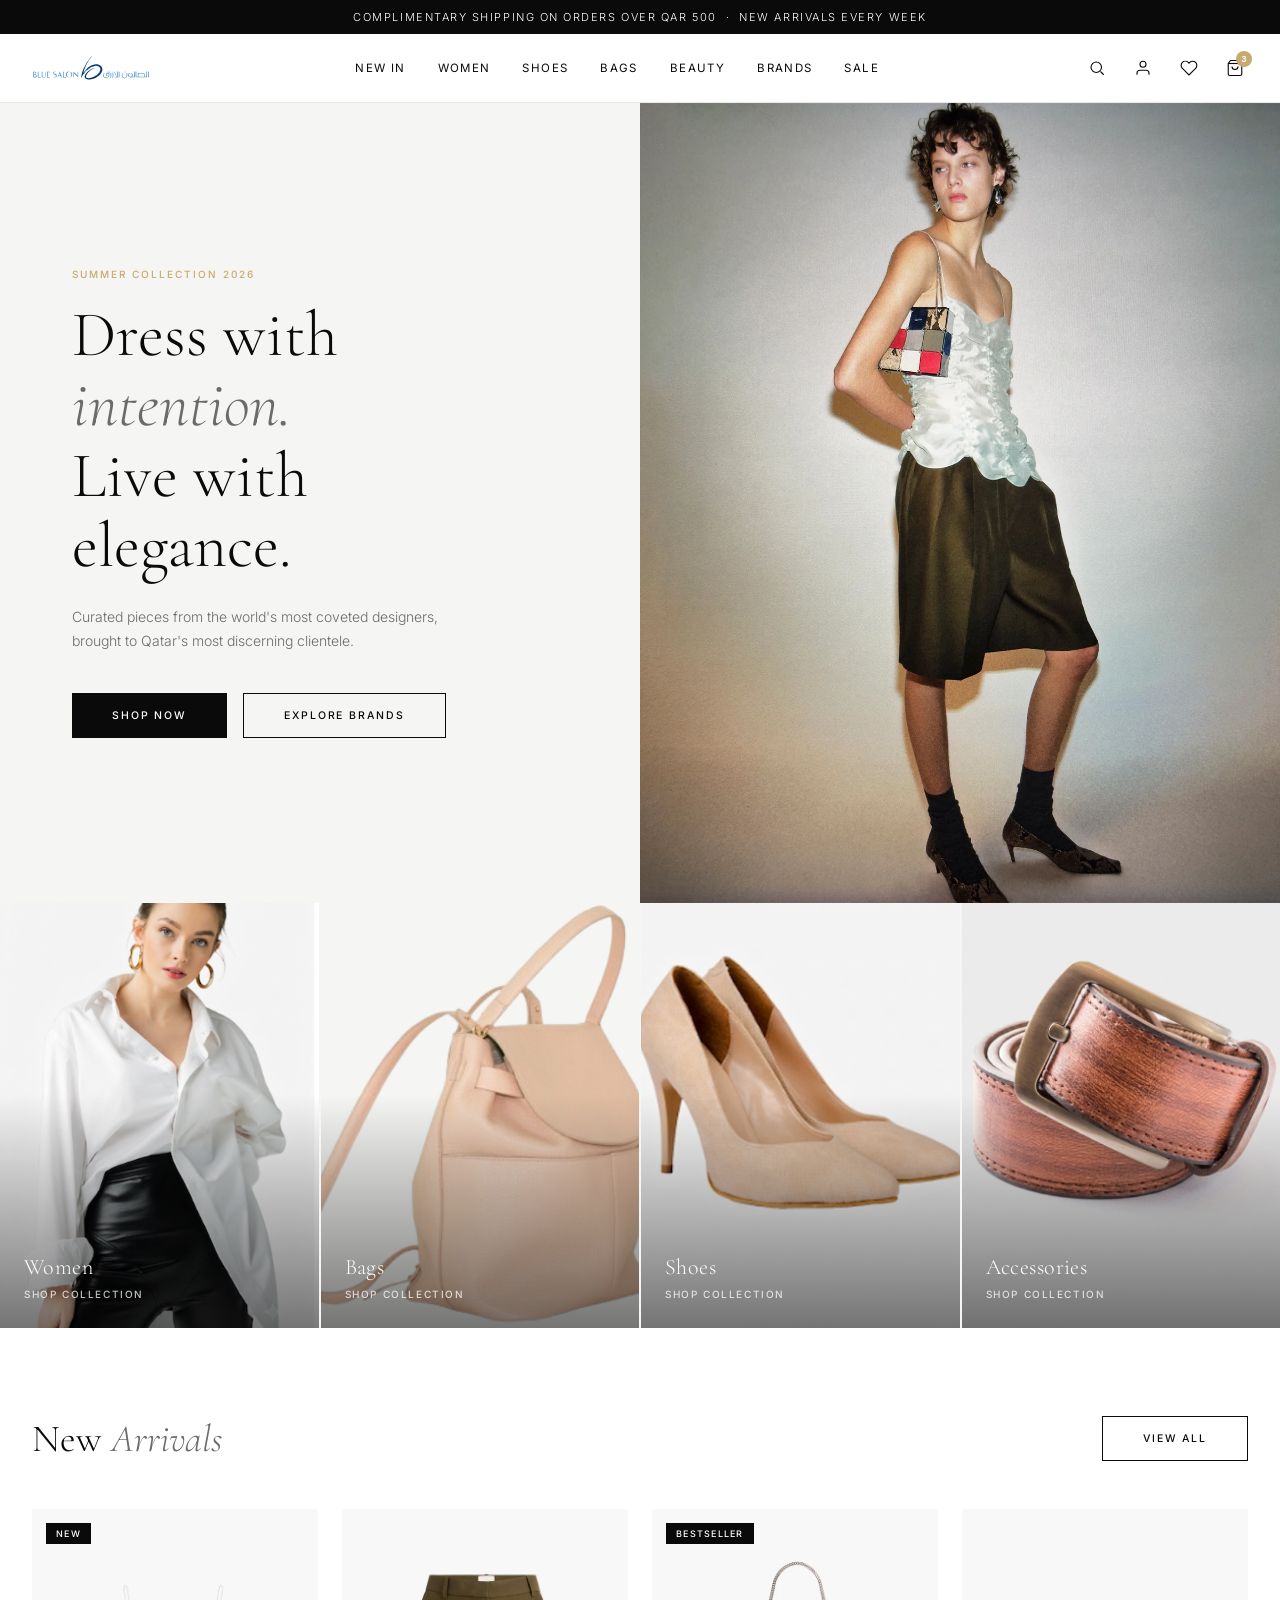
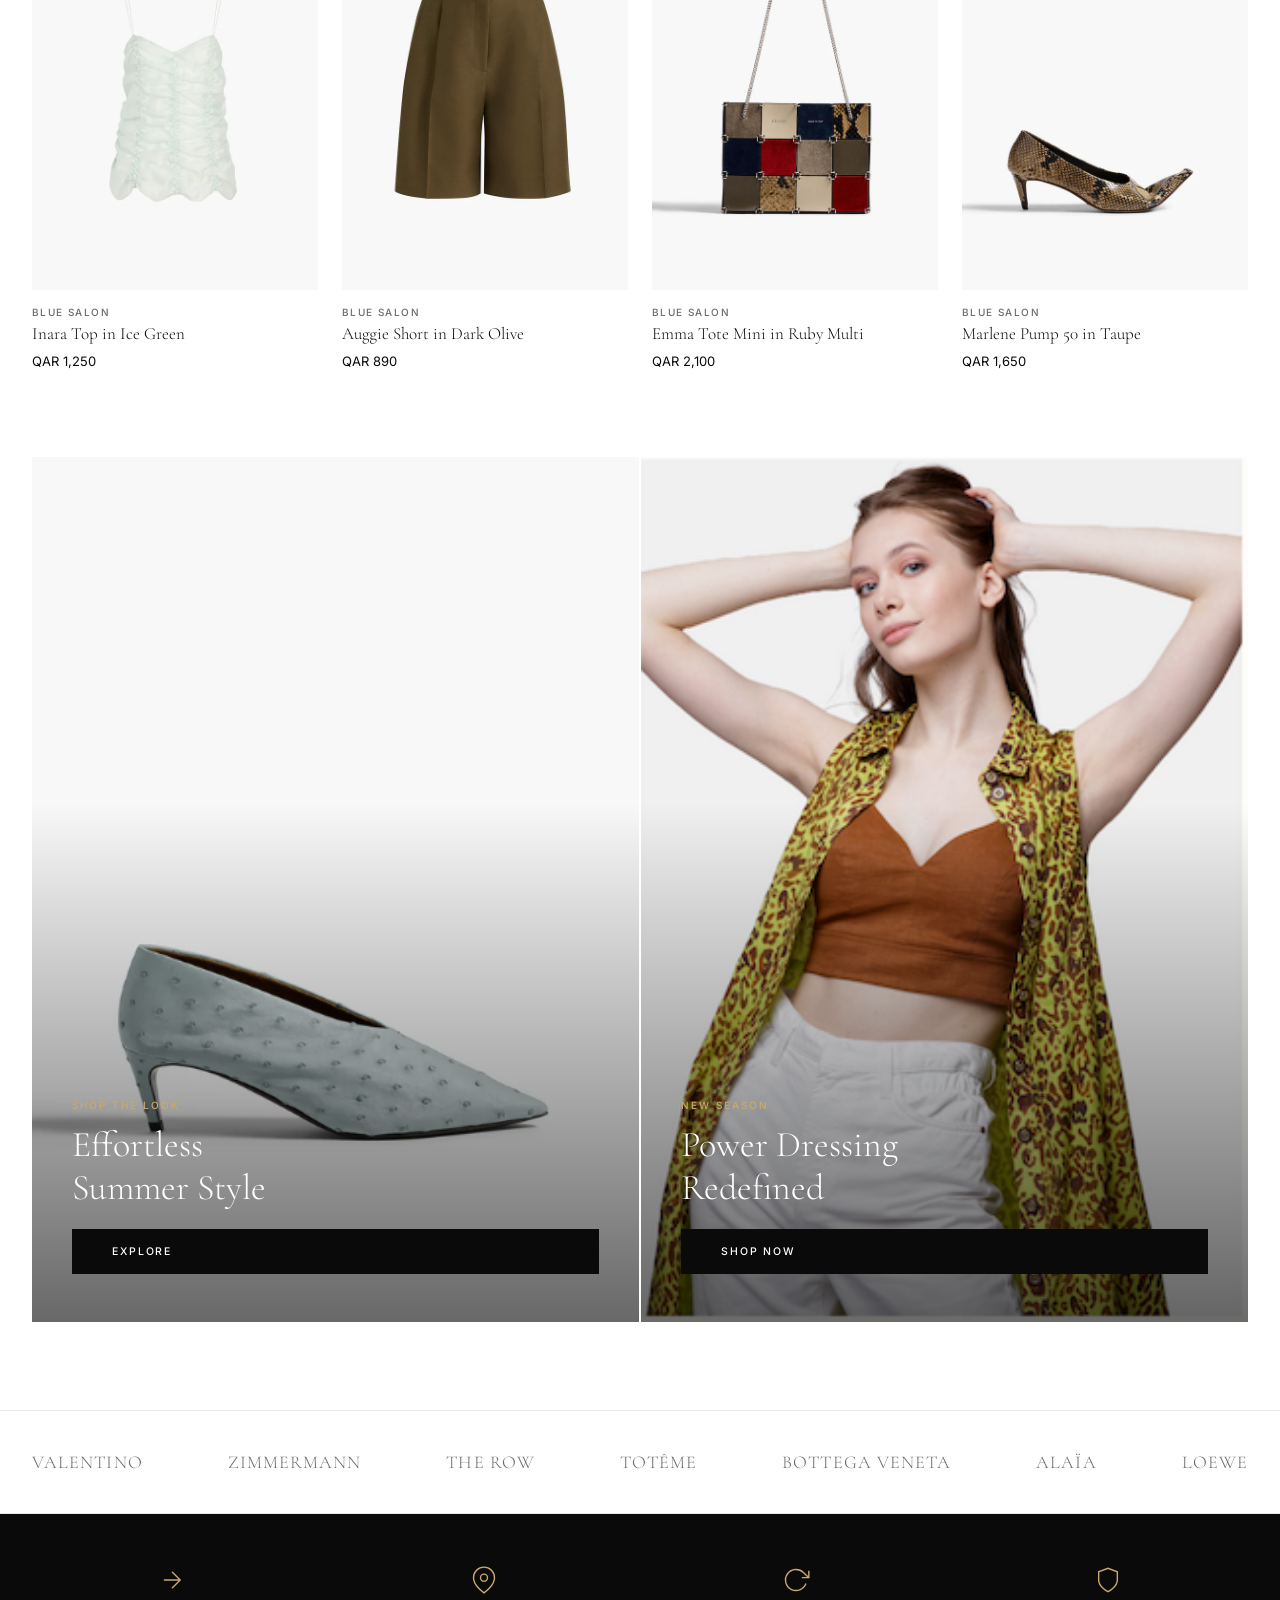
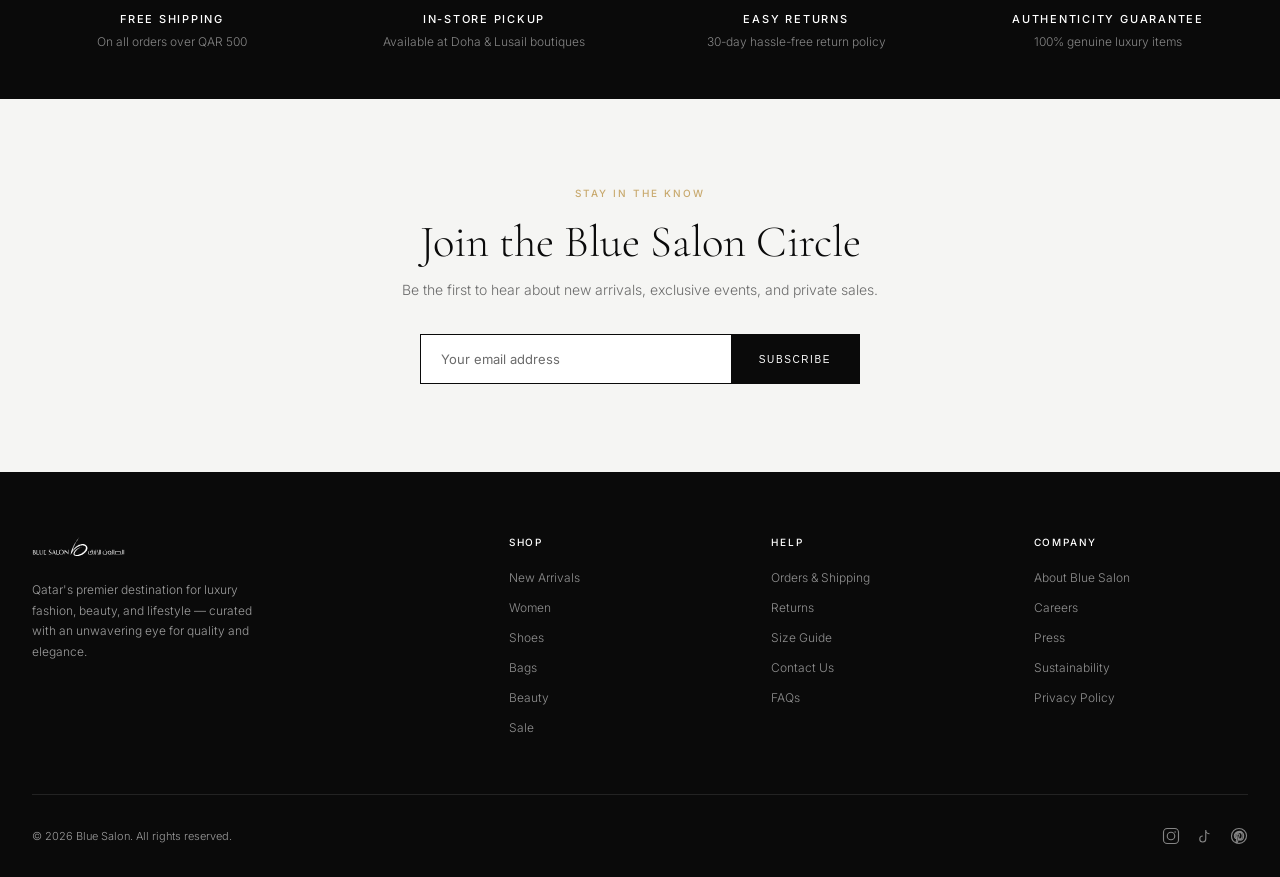
<file: index4.html>
<!DOCTYPE html>
<html lang="en">
<head>
  <meta charset="UTF-8" />
  <meta name="viewport" content="width=device-width, initial-scale=1.0" />
  <title>Blue Salon — Luxury Fashion & Beauty</title>
  <link rel="preconnect" href="https://fonts.googleapis.com" />
  <link rel="preconnect" href="https://fonts.gstatic.com" crossorigin />
  <link href="https://fonts.googleapis.com/css2?family=Cormorant+Garamond:ital,wght@0,300;0,400;0,600;1,300;1,400&family=Inter:wght@300;400;500&display=swap" rel="stylesheet" />
  <style>
    *, *::before, *::after { box-sizing: border-box; margin: 0; padding: 0; }

    :root {
      --black: #0a0a0a;
      --white: #ffffff;
      --grey-light: #f5f5f3;
      --grey-mid: #e8e8e5;
      --grey-dark: #6b6b6b;
      --gold: #c8a96e;
      --font-serif: 'Cormorant Garamond', Georgia, serif;
      --font-sans: 'Inter', system-ui, sans-serif;
    }

    html { scroll-behavior: smooth; }

    body {
      font-family: var(--font-sans);
      color: var(--black);
      background: var(--white);
      -webkit-font-smoothing: antialiased;
    }

    /* ── Announcement Bar ── */
    .announcement {
      background: var(--black);
      color: var(--white);
      text-align: center;
      font-size: 11px;
      font-weight: 300;
      letter-spacing: 0.14em;
      text-transform: uppercase;
      padding: 10px 16px;
    }

    /* ── Header ── */
    header {
      position: sticky;
      top: 0;
      z-index: 100;
      background: var(--white);
      border-bottom: 1px solid var(--grey-mid);
    }

    .header-inner {
      max-width: 1320px;
      margin: 0 auto;
      padding: 0 32px;
      height: 68px;
      display: flex;
      align-items: center;
      justify-content: space-between;
      gap: 24px;
    }

    .logo img {
      height: 28px;
      display: block;
    }

    nav {
      display: flex;
      gap: 32px;
    }

    nav a {
      font-size: 11.5px;
      font-weight: 400;
      letter-spacing: 0.12em;
      text-transform: uppercase;
      color: var(--black);
      text-decoration: none;
      transition: color 0.2s;
    }

    nav a:hover { color: var(--gold); }

    .header-actions {
      display: flex;
      align-items: center;
      gap: 20px;
    }

    .header-actions button {
      background: none;
      border: none;
      cursor: pointer;
      color: var(--black);
      padding: 4px;
      display: flex;
      align-items: center;
      transition: color 0.2s;
    }

    .header-actions button:hover { color: var(--gold); }

    /* ── Hero ── */
    .hero {
      display: grid;
      grid-template-columns: 1fr 1fr;
      min-height: 88vh;
    }

    .hero-content {
      background: var(--grey-light);
      display: flex;
      flex-direction: column;
      justify-content: center;
      padding: 80px 72px;
    }

    .hero-eyebrow {
      font-size: 10px;
      font-weight: 500;
      letter-spacing: 0.2em;
      text-transform: uppercase;
      color: var(--gold);
      margin-bottom: 20px;
    }

    .hero-title {
      font-family: var(--font-serif);
      font-size: clamp(44px, 5vw, 72px);
      font-weight: 300;
      line-height: 1.1;
      color: var(--black);
      margin-bottom: 24px;
    }

    .hero-title em {
      font-style: italic;
      color: var(--grey-dark);
    }

    .hero-desc {
      font-size: 14px;
      font-weight: 300;
      line-height: 1.7;
      color: var(--grey-dark);
      max-width: 380px;
      margin-bottom: 40px;
    }

    .btn-primary {
      display: inline-block;
      background: var(--black);
      color: var(--white);
      font-size: 10.5px;
      font-weight: 500;
      letter-spacing: 0.18em;
      text-transform: uppercase;
      text-decoration: none;
      padding: 16px 40px;
      transition: background 0.25s, color 0.25s;
    }

    .btn-primary:hover {
      background: var(--gold);
    }

    .btn-outline {
      display: inline-block;
      border: 1px solid var(--black);
      color: var(--black);
      font-size: 10.5px;
      font-weight: 500;
      letter-spacing: 0.18em;
      text-transform: uppercase;
      text-decoration: none;
      padding: 15px 40px;
      transition: background 0.25s, color 0.25s;
    }

    .btn-outline:hover {
      background: var(--black);
      color: var(--white);
    }

    .hero-image {
      overflow: hidden;
    }

    .hero-image img {
      width: 100%;
      height: 100%;
      object-fit: cover;
      display: block;
    }

    /* ── Section Wrapper ── */
    .section {
      max-width: 1320px;
      margin: 0 auto;
      padding: 88px 32px;
    }

    .section-header {
      display: flex;
      align-items: flex-end;
      justify-content: space-between;
      margin-bottom: 48px;
    }

    .section-title {
      font-family: var(--font-serif);
      font-size: clamp(28px, 3vw, 42px);
      font-weight: 300;
      line-height: 1.15;
    }

    .section-title em {
      font-style: italic;
      color: var(--grey-dark);
    }

    /* ── Category Strip ── */
    .categories {
      background: var(--grey-light);
    }

    .cat-grid {
      display: grid;
      grid-template-columns: repeat(4, 1fr);
      gap: 2px;
    }

    .cat-card {
      position: relative;
      overflow: hidden;
      aspect-ratio: 3/4;
      cursor: pointer;
    }

    .cat-card img {
      width: 100%;
      height: 100%;
      object-fit: cover;
      display: block;
      transition: transform 0.6s ease;
    }

    .cat-card:hover img { transform: scale(1.04); }

    .cat-overlay {
      position: absolute;
      inset: 0;
      background: linear-gradient(to top, rgba(0,0,0,0.52) 0%, transparent 55%);
      display: flex;
      flex-direction: column;
      justify-content: flex-end;
      padding: 28px 24px;
    }

    .cat-label {
      font-family: var(--font-serif);
      font-size: 22px;
      font-weight: 300;
      color: var(--white);
      letter-spacing: 0.02em;
      margin-bottom: 8px;
    }

    .cat-link {
      font-size: 10px;
      font-weight: 500;
      letter-spacing: 0.16em;
      text-transform: uppercase;
      color: rgba(255,255,255,0.75);
      text-decoration: none;
      transition: color 0.2s;
    }

    .cat-link:hover { color: var(--gold); }

    /* ── Products Grid ── */
    .products-grid {
      display: grid;
      grid-template-columns: repeat(4, 1fr);
      gap: 24px;
    }

    .product-card {
      cursor: pointer;
    }

    .product-img-wrap {
      position: relative;
      overflow: hidden;
      background: var(--grey-light);
      aspect-ratio: 3/4;
      margin-bottom: 16px;
    }

    .product-img-wrap img {
      width: 100%;
      height: 100%;
      object-fit: cover;
      display: block;
      transition: transform 0.55s ease;
    }

    .product-card:hover .product-img-wrap img { transform: scale(1.05); }

    .product-badge {
      position: absolute;
      top: 14px;
      left: 14px;
      background: var(--black);
      color: var(--white);
      font-size: 9px;
      font-weight: 500;
      letter-spacing: 0.14em;
      text-transform: uppercase;
      padding: 5px 10px;
    }

    .product-wishlist {
      position: absolute;
      top: 12px;
      right: 12px;
      background: var(--white);
      border: none;
      width: 34px;
      height: 34px;
      display: flex;
      align-items: center;
      justify-content: center;
      cursor: pointer;
      opacity: 0;
      transition: opacity 0.25s;
    }

    .product-card:hover .product-wishlist { opacity: 1; }

    .product-add {
      position: absolute;
      bottom: 0;
      left: 0;
      right: 0;
      background: rgba(10,10,10,0.88);
      color: var(--white);
      border: none;
      font-size: 10px;
      font-weight: 500;
      letter-spacing: 0.16em;
      text-transform: uppercase;
      padding: 14px;
      cursor: pointer;
      transform: translateY(100%);
      transition: transform 0.3s ease, background 0.2s;
      width: 100%;
    }

    .product-add:hover { background: var(--gold); }
    .product-card:hover .product-add { transform: translateY(0); }

    .product-brand {
      font-size: 10px;
      font-weight: 500;
      letter-spacing: 0.14em;
      text-transform: uppercase;
      color: var(--grey-dark);
      margin-bottom: 5px;
    }

    .product-name {
      font-family: var(--font-serif);
      font-size: 17px;
      font-weight: 300;
      line-height: 1.3;
      margin-bottom: 8px;
    }

    .product-price {
      font-size: 13px;
      font-weight: 400;
      color: var(--black);
    }

    /* ── Editorial Banner ── */
    .editorial {
      display: grid;
      grid-template-columns: 1fr 1fr;
      gap: 2px;
    }

    .editorial-panel {
      position: relative;
      overflow: hidden;
      min-height: 560px;
    }

    .editorial-panel img {
      width: 100%;
      height: 100%;
      object-fit: cover;
      display: block;
      transition: transform 0.7s ease;
    }

    .editorial-panel:hover img { transform: scale(1.03); }

    .editorial-text {
      position: absolute;
      inset: 0;
      display: flex;
      flex-direction: column;
      justify-content: flex-end;
      padding: 48px 40px;
      background: linear-gradient(to top, rgba(0,0,0,0.58) 0%, transparent 60%);
    }

    .editorial-eyebrow {
      font-size: 10px;
      font-weight: 500;
      letter-spacing: 0.2em;
      text-transform: uppercase;
      color: var(--gold);
      margin-bottom: 12px;
    }

    .editorial-title {
      font-family: var(--font-serif);
      font-size: 36px;
      font-weight: 300;
      color: var(--white);
      line-height: 1.2;
      margin-bottom: 20px;
    }

    /* ── Brands ── */
    .brands-bar {
      border-top: 1px solid var(--grey-mid);
      border-bottom: 1px solid var(--grey-mid);
      padding: 40px 32px;
    }

    .brands-inner {
      max-width: 1320px;
      margin: 0 auto;
      display: flex;
      align-items: center;
      justify-content: space-between;
      gap: 24px;
    }

    .brand-item {
      font-family: var(--font-serif);
      font-size: 18px;
      font-weight: 300;
      letter-spacing: 0.06em;
      color: var(--grey-dark);
      text-transform: uppercase;
      cursor: pointer;
      transition: color 0.2s;
    }

    .brand-item:hover { color: var(--black); }

    /* ── Features Strip ── */
    .features {
      background: var(--black);
      padding: 48px 32px;
    }

    .features-inner {
      max-width: 1320px;
      margin: 0 auto;
      display: grid;
      grid-template-columns: repeat(4, 1fr);
      gap: 32px;
      text-align: center;
    }

    .feature-icon {
      margin: 0 auto 14px;
      width: 36px;
      height: 36px;
      display: flex;
      align-items: center;
      justify-content: center;
      color: var(--gold);
    }

    .feature-title {
      font-size: 11px;
      font-weight: 500;
      letter-spacing: 0.16em;
      text-transform: uppercase;
      color: var(--white);
      margin-bottom: 6px;
    }

    .feature-desc {
      font-size: 12px;
      font-weight: 300;
      color: rgba(255,255,255,0.5);
      line-height: 1.6;
    }

    /* ── Newsletter ── */
    .newsletter {
      background: var(--grey-light);
      text-align: center;
      padding: 88px 32px;
    }

    .newsletter-eyebrow {
      font-size: 10px;
      font-weight: 500;
      letter-spacing: 0.2em;
      text-transform: uppercase;
      color: var(--gold);
      margin-bottom: 16px;
    }

    .newsletter-title {
      font-family: var(--font-serif);
      font-size: clamp(28px, 3.5vw, 48px);
      font-weight: 300;
      margin-bottom: 12px;
    }

    .newsletter-sub {
      font-size: 14px;
      font-weight: 300;
      color: var(--grey-dark);
      margin-bottom: 36px;
    }

    .newsletter-form {
      display: flex;
      max-width: 440px;
      margin: 0 auto;
      border: 1px solid var(--black);
    }

    .newsletter-form input {
      flex: 1;
      border: none;
      background: var(--white);
      padding: 16px 20px;
      font-size: 13px;
      font-family: var(--font-sans);
      outline: none;
      color: var(--black);
    }

    .newsletter-form input::placeholder { color: var(--grey-dark); }

    .newsletter-form button {
      background: var(--black);
      color: var(--white);
      border: none;
      padding: 16px 28px;
      font-size: 10px;
      font-weight: 500;
      letter-spacing: 0.16em;
      text-transform: uppercase;
      cursor: pointer;
      transition: background 0.2s;
      white-space: nowrap;
    }

    .newsletter-form button:hover { background: var(--gold); }

    /* ── Footer ── */
    footer {
      background: var(--black);
      color: rgba(255,255,255,0.6);
      padding: 64px 32px 32px;
    }

    .footer-inner {
      max-width: 1320px;
      margin: 0 auto;
    }

    .footer-top {
      display: grid;
      grid-template-columns: 2fr 1fr 1fr 1fr;
      gap: 48px;
      padding-bottom: 48px;
      border-bottom: 1px solid rgba(255,255,255,0.1);
      margin-bottom: 32px;
    }

    .footer-logo img { height: 22px; filter: brightness(0) invert(1); margin-bottom: 18px; }

    .footer-about {
      font-size: 12px;
      font-weight: 300;
      line-height: 1.7;
      max-width: 240px;
    }

    .footer-col-title {
      font-size: 10px;
      font-weight: 500;
      letter-spacing: 0.18em;
      text-transform: uppercase;
      color: var(--white);
      margin-bottom: 18px;
    }

    .footer-col ul { list-style: none; }

    .footer-col ul li { margin-bottom: 10px; }

    .footer-col ul li a {
      font-size: 12px;
      font-weight: 300;
      color: rgba(255,255,255,0.55);
      text-decoration: none;
      transition: color 0.2s;
    }

    .footer-col ul li a:hover { color: var(--gold); }

    .footer-bottom {
      display: flex;
      align-items: center;
      justify-content: space-between;
    }

    .footer-copy {
      font-size: 11px;
      font-weight: 300;
    }

    .footer-socials {
      display: flex;
      gap: 16px;
    }

    .footer-socials a {
      color: rgba(255,255,255,0.5);
      transition: color 0.2s;
      display: flex;
    }

    .footer-socials a:hover { color: var(--gold); }

    /* ── Responsive ── */
    @media (max-width: 1024px) {
      .hero { grid-template-columns: 1fr; min-height: auto; }
      .hero-image { min-height: 480px; }
      .hero-content { padding: 60px 40px; }
      .cat-grid { grid-template-columns: repeat(2, 1fr); }
      .products-grid { grid-template-columns: repeat(2, 1fr); }
      .features-inner { grid-template-columns: repeat(2, 1fr); }
      .footer-top { grid-template-columns: 1fr 1fr; }
    }

    @media (max-width: 640px) {
      nav { display: none; }
      .hero-content { padding: 48px 24px; }
      .editorial { grid-template-columns: 1fr; }
      .brands-inner { flex-wrap: wrap; justify-content: center; gap: 20px; }
      .footer-bottom { flex-direction: column; gap: 16px; text-align: center; }
    }
  </style>
</head>
<body>

<!-- Announcement -->
<div class="announcement">Complimentary shipping on orders over QAR 500 &nbsp;·&nbsp; New Arrivals Every Week</div>

<!-- Header -->
<header>
  <div class="header-inner">
    <a href="#" class="logo">
      <img src="assets/blue-salon-logo-horizontal-01.svg" alt="Blue Salon" />
    </a>

    <nav>
      <a href="#">New In</a>
      <a href="#">Women</a>
      <a href="#">Shoes</a>
      <a href="#">Bags</a>
      <a href="#">Beauty</a>
      <a href="#">Brands</a>
      <a href="#">Sale</a>
    </nav>

    <div class="header-actions">
      <!-- Search -->
      <button aria-label="Search">
        <svg width="18" height="18" viewBox="0 0 24 24" fill="none" stroke="currentColor" stroke-width="1.5">
          <circle cx="11" cy="11" r="7"/><path d="M21 21l-4.35-4.35"/>
        </svg>
      </button>
      <!-- Account -->
      <button aria-label="Account">
        <svg width="18" height="18" viewBox="0 0 24 24" fill="none" stroke="currentColor" stroke-width="1.5">
          <path d="M20 21v-2a4 4 0 0 0-4-4H8a4 4 0 0 0-4 4v2"/><circle cx="12" cy="7" r="4"/>
        </svg>
      </button>
      <!-- Wishlist -->
      <button aria-label="Wishlist">
        <svg width="18" height="18" viewBox="0 0 24 24" fill="none" stroke="currentColor" stroke-width="1.5">
          <path d="M20.84 4.61a5.5 5.5 0 0 0-7.78 0L12 5.67l-1.06-1.06a5.5 5.5 0 0 0-7.78 7.78l1.06 1.06L12 21.23l7.78-7.78 1.06-1.06a5.5 5.5 0 0 0 0-7.78z"/>
        </svg>
      </button>
      <!-- Bag -->
      <button aria-label="Shopping bag" style="position:relative;">
        <svg width="18" height="18" viewBox="0 0 24 24" fill="none" stroke="currentColor" stroke-width="1.5">
          <path d="M6 2 3 6v14a2 2 0 0 0 2 2h14a2 2 0 0 0 2-2V6l-3-4z"/><line x1="3" y1="6" x2="21" y2="6"/><path d="M16 10a4 4 0 0 1-8 0"/>
        </svg>
        <span style="position:absolute;top:-4px;right:-4px;width:16px;height:16px;background:#c8a96e;border-radius:50%;font-size:9px;font-weight:600;color:#fff;display:flex;align-items:center;justify-content:center;">3</span>
      </button>
    </div>
  </div>
</header>

<!-- Hero -->
<section class="hero">
  <div class="hero-content">
    <p class="hero-eyebrow">Summer Collection 2026</p>
    <h1 class="hero-title">Dress with<br><em>intention.</em><br>Live with<br>elegance.</h1>
    <p class="hero-desc">Curated pieces from the world's most coveted designers, brought to Qatar's most discerning clientele.</p>
    <div style="display:flex;gap:16px;flex-wrap:wrap;">
      <a href="#" class="btn-primary">Shop Now</a>
      <a href="#" class="btn-outline">Explore Brands</a>
    </div>
  </div>
  <div class="hero-image">
    <img src="assets/Artboard3-1_P26_R2_ShopTheLook_Desktop_6.9.26.webp" alt="Summer Collection" />
  </div>
</section>

<!-- Categories -->
<div class="categories">
  <div class="cat-grid">
    <div class="cat-card">
      <img src="assets/women.png" alt="Women" />
      <div class="cat-overlay">
        <span class="cat-label">Women</span>
        <a href="#" class="cat-link">Shop Collection</a>
      </div>
    </div>
    <div class="cat-card">
      <img src="assets/bags.png" alt="Bags" />
      <div class="cat-overlay">
        <span class="cat-label">Bags</span>
        <a href="#" class="cat-link">Shop Collection</a>
      </div>
    </div>
    <div class="cat-card">
      <img src="assets/shoe.png" alt="Shoes" />
      <div class="cat-overlay">
        <span class="cat-label">Shoes</span>
        <a href="#" class="cat-link">Shop Collection</a>
      </div>
    </div>
    <div class="cat-card">
      <img src="assets/belts.png" alt="Accessories" />
      <div class="cat-overlay">
        <span class="cat-label">Accessories</span>
        <a href="#" class="cat-link">Shop Collection</a>
      </div>
    </div>
  </div>
</div>

<!-- New Arrivals -->
<div class="section">
  <div class="section-header">
    <h2 class="section-title">New <em>Arrivals</em></h2>
    <a href="#" class="btn-outline">View All</a>
  </div>
  <div class="products-grid">

    <div class="product-card">
      <div class="product-img-wrap">
        <img src="assets/INARA-TOP_ICE-GREEN_24814232-499_GHOST.webp" alt="Inara Top" />
        <span class="product-badge">New</span>
        <button class="product-wishlist" aria-label="Wishlist">
          <svg width="16" height="16" viewBox="0 0 24 24" fill="none" stroke="currentColor" stroke-width="1.5"><path d="M20.84 4.61a5.5 5.5 0 0 0-7.78 0L12 5.67l-1.06-1.06a5.5 5.5 0 0 0-7.78 7.78l1.06 1.06L12 21.23l7.78-7.78 1.06-1.06a5.5 5.5 0 0 0 0-7.78z"/></svg>
        </button>
        <button class="product-add">Add to Bag</button>
      </div>
      <p class="product-brand">Blue Salon</p>
      <p class="product-name">Inara Top in Ice Green</p>
      <p class="product-price">QAR 1,250</p>
    </div>

    <div class="product-card">
      <div class="product-img-wrap">
        <img src="assets/AUGGIE-SHORT_DARK-OLIVE_3205582-429_GHOST_dd4bd26c-edae-43f5-932d-4e9e8f907fc1.webp" alt="Auggie Short" />
        <button class="product-wishlist" aria-label="Wishlist">
          <svg width="16" height="16" viewBox="0 0 24 24" fill="none" stroke="currentColor" stroke-width="1.5"><path d="M20.84 4.61a5.5 5.5 0 0 0-7.78 0L12 5.67l-1.06-1.06a5.5 5.5 0 0 0-7.78 7.78l1.06 1.06L12 21.23l7.78-7.78 1.06-1.06a5.5 5.5 0 0 0 0-7.78z"/></svg>
        </button>
        <button class="product-add">Add to Bag</button>
      </div>
      <p class="product-brand">Blue Salon</p>
      <p class="product-name">Auggie Short in Dark Olive</p>
      <p class="product-price">QAR 890</p>
    </div>

    <div class="product-card">
      <div class="product-img-wrap">
        <img src="assets/EMMA-TOTE-MINI_RUBY-MULTI_H1041-878-695_A.webp" alt="Emma Tote Mini" />
        <span class="product-badge">Bestseller</span>
        <button class="product-wishlist" aria-label="Wishlist">
          <svg width="16" height="16" viewBox="0 0 24 24" fill="none" stroke="currentColor" stroke-width="1.5"><path d="M20.84 4.61a5.5 5.5 0 0 0-7.78 0L12 5.67l-1.06-1.06a5.5 5.5 0 0 0-7.78 7.78l1.06 1.06L12 21.23l7.78-7.78 1.06-1.06a5.5 5.5 0 0 0 0-7.78z"/></svg>
        </button>
        <button class="product-add">Add to Bag</button>
      </div>
      <p class="product-brand">Blue Salon</p>
      <p class="product-name">Emma Tote Mini in Ruby Multi</p>
      <p class="product-price">QAR 2,100</p>
    </div>

    <div class="product-card">
      <div class="product-img-wrap">
        <img src="assets/MARLENE-PUMP-50_TAUPE_F2055-803-461_A.webp" alt="Marlene Pump" />
        <button class="product-wishlist" aria-label="Wishlist">
          <svg width="16" height="16" viewBox="0 0 24 24" fill="none" stroke="currentColor" stroke-width="1.5"><path d="M20.84 4.61a5.5 5.5 0 0 0-7.78 0L12 5.67l-1.06-1.06a5.5 5.5 0 0 0-7.78 7.78l1.06 1.06L12 21.23l7.78-7.78 1.06-1.06a5.5 5.5 0 0 0 0-7.78z"/></svg>
        </button>
        <button class="product-add">Add to Bag</button>
      </div>
      <p class="product-brand">Blue Salon</p>
      <p class="product-name">Marlene Pump 50 in Taupe</p>
      <p class="product-price">QAR 1,650</p>
    </div>

  </div>
</div>

<!-- Editorial -->
<div style="max-width:1320px;margin:0 auto;padding:0 32px 88px;">
  <div class="editorial">
    <div class="editorial-panel">
      <img src="assets/products.png" alt="Shop the Look" />
      <div class="editorial-text">
        <p class="editorial-eyebrow">Shop the Look</p>
        <h3 class="editorial-title">Effortless<br>Summer Style</h3>
        <a href="#" class="btn-primary">Explore</a>
      </div>
    </div>
    <div class="editorial-panel">
      <img src="assets/setsi.png" alt="New Season" />
      <div class="editorial-text">
        <p class="editorial-eyebrow">New Season</p>
        <h3 class="editorial-title">Power Dressing<br>Redefined</h3>
        <a href="#" class="btn-primary">Shop Now</a>
      </div>
    </div>
  </div>
</div>

<!-- Brands -->
<div class="brands-bar">
  <div class="brands-inner">
    <span class="brand-item">Valentino</span>
    <span class="brand-item">Zimmermann</span>
    <span class="brand-item">The Row</span>
    <span class="brand-item">Totême</span>
    <span class="brand-item">Bottega Veneta</span>
    <span class="brand-item">Alaïa</span>
    <span class="brand-item">Loewe</span>
  </div>
</div>

<!-- Features -->
<div class="features">
  <div class="features-inner">
    <div>
      <div class="feature-icon">
        <svg width="28" height="28" viewBox="0 0 24 24" fill="none" stroke="currentColor" stroke-width="1.2"><path d="M5 12h14M12 5l7 7-7 7"/></svg>
      </div>
      <p class="feature-title">Free Shipping</p>
      <p class="feature-desc">On all orders over QAR 500</p>
    </div>
    <div>
      <div class="feature-icon">
        <svg width="28" height="28" viewBox="0 0 24 24" fill="none" stroke="currentColor" stroke-width="1.2"><path d="M21 10c0 7-9 13-9 13s-9-6-9-13a9 9 0 0 1 18 0z"/><circle cx="12" cy="10" r="3"/></svg>
      </div>
      <p class="feature-title">In-Store Pickup</p>
      <p class="feature-desc">Available at Doha & Lusail boutiques</p>
    </div>
    <div>
      <div class="feature-icon">
        <svg width="28" height="28" viewBox="0 0 24 24" fill="none" stroke="currentColor" stroke-width="1.2"><polyline points="23 4 23 10 17 10"/><path d="M20.49 15a9 9 0 1 1-2.12-9.36L23 10"/></svg>
      </div>
      <p class="feature-title">Easy Returns</p>
      <p class="feature-desc">30-day hassle-free return policy</p>
    </div>
    <div>
      <div class="feature-icon">
        <svg width="28" height="28" viewBox="0 0 24 24" fill="none" stroke="currentColor" stroke-width="1.2"><path d="M12 22s8-4 8-10V5l-8-3-8 3v7c0 6 8 10 8 10z"/></svg>
      </div>
      <p class="feature-title">Authenticity Guarantee</p>
      <p class="feature-desc">100% genuine luxury items</p>
    </div>
  </div>
</div>

<!-- Newsletter -->
<div class="newsletter">
  <p class="newsletter-eyebrow">Stay in the Know</p>
  <h2 class="newsletter-title">Join the Blue Salon Circle</h2>
  <p class="newsletter-sub">Be the first to hear about new arrivals, exclusive events, and private sales.</p>
  <form class="newsletter-form" onsubmit="return false;">
    <input type="email" placeholder="Your email address" />
    <button type="submit">Subscribe</button>
  </form>
</div>

<!-- Footer -->
<footer>
  <div class="footer-inner">
    <div class="footer-top">
      <div>
        <div class="footer-logo">
          <img src="assets/blue-salon-logo-horizontal-01.svg" alt="Blue Salon" />
        </div>
        <p class="footer-about">Qatar's premier destination for luxury fashion, beauty, and lifestyle — curated with an unwavering eye for quality and elegance.</p>
      </div>
      <div class="footer-col">
        <p class="footer-col-title">Shop</p>
        <ul>
          <li><a href="#">New Arrivals</a></li>
          <li><a href="#">Women</a></li>
          <li><a href="#">Shoes</a></li>
          <li><a href="#">Bags</a></li>
          <li><a href="#">Beauty</a></li>
          <li><a href="#">Sale</a></li>
        </ul>
      </div>
      <div class="footer-col">
        <p class="footer-col-title">Help</p>
        <ul>
          <li><a href="#">Orders & Shipping</a></li>
          <li><a href="#">Returns</a></li>
          <li><a href="#">Size Guide</a></li>
          <li><a href="#">Contact Us</a></li>
          <li><a href="#">FAQs</a></li>
        </ul>
      </div>
      <div class="footer-col">
        <p class="footer-col-title">Company</p>
        <ul>
          <li><a href="#">About Blue Salon</a></li>
          <li><a href="#">Careers</a></li>
          <li><a href="#">Press</a></li>
          <li><a href="#">Sustainability</a></li>
          <li><a href="#">Privacy Policy</a></li>
        </ul>
      </div>
    </div>
    <div class="footer-bottom">
      <p class="footer-copy">&copy; 2026 Blue Salon. All rights reserved.</p>
      <div class="footer-socials">
        <!-- Instagram -->
        <a href="#" aria-label="Instagram">
          <svg width="18" height="18" viewBox="0 0 24 24" fill="none" stroke="currentColor" stroke-width="1.5"><rect x="2" y="2" width="20" height="20" rx="5"/><circle cx="12" cy="12" r="5"/><circle cx="17.5" cy="6.5" r="1" fill="currentColor" stroke="none"/></svg>
        </a>
        <!-- TikTok -->
        <a href="#" aria-label="TikTok">
          <svg width="18" height="18" viewBox="0 0 24 24" fill="none" stroke="currentColor" stroke-width="1.5"><path d="M9 12a4 4 0 1 0 4 4V4a5 5 0 0 0 5 5"/></svg>
        </a>
        <!-- Pinterest -->
        <a href="#" aria-label="Pinterest">
          <svg width="18" height="18" viewBox="0 0 24 24" fill="none" stroke="currentColor" stroke-width="1.5"><path d="M12 2C6.48 2 2 6.48 2 12c0 4.24 2.65 7.86 6.39 9.29-.09-.78-.17-1.98.04-2.83.18-.77 1.22-5.17 1.22-5.17s-.31-.62-.31-1.54c0-1.45.84-2.53 1.88-2.53.89 0 1.32.67 1.32 1.47 0 .9-.57 2.24-.87 3.48-.25 1.04.52 1.88 1.53 1.88 1.84 0 3.07-2.35 3.07-5.14 0-2.12-1.43-3.71-4.01-3.71-2.92 0-4.74 2.18-4.74 4.61 0 .84.25 1.43.63 1.89.18.21.2.3.13.54-.04.17-.15.58-.18.74-.06.24-.25.32-.46.23-1.29-.53-1.9-1.95-1.9-3.55 0-2.63 2.22-5.8 6.6-5.8 3.54 0 5.87 2.56 5.87 5.31 0 3.64-2.02 6.38-4.99 6.38-.99 0-1.93-.54-2.25-1.15l-.62 2.38c-.22.86-.83 1.93-1.24 2.59.93.29 1.92.44 2.94.44 5.52 0 10-4.48 10-10S17.52 2 12 2z"/></svg>
        </a>
      </div>
    </div>
  </div>
</footer>

</body>
</html>
</file>
